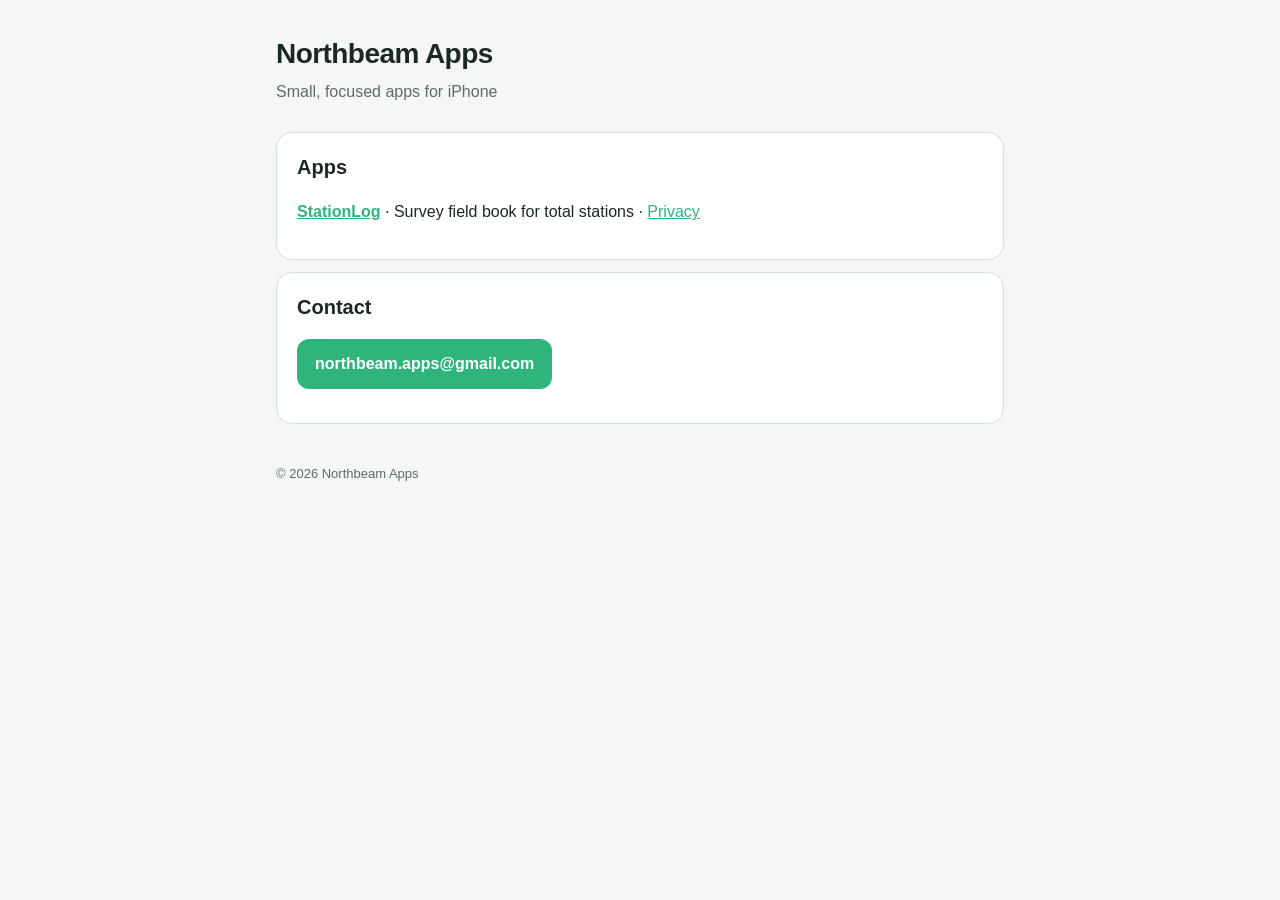
<file: index.html>
<!doctype html>
<html lang="en"><head><meta charset="utf-8"><meta name="viewport" content="width=device-width,initial-scale=1">
<title>Northbeam Apps</title><meta name="description" content="Northbeam Apps: small, focused apps for iPhone.">
<link rel="stylesheet" href="stationlog/style.css"></head>
<body><main>
<header><div><h1>Northbeam Apps</h1><p class="sub">Small, focused apps for iPhone</p></div></header>
<div class="card"><h2 style="margin-top:0">Apps</h2>
<p><a href="stationlog/"><b>StationLog</b></a> · Survey field book for total stations · <a href="stationlog/privacy.html">Privacy</a></p></div>
<div class="card"><h2 style="margin-top:0">Contact</h2>
<p><a class="btn" href="mailto:northbeam.apps@gmail.com">northbeam.apps@gmail.com</a></p></div>
<footer>© 2026 Northbeam Apps</footer>
</main></body></html>
</file>
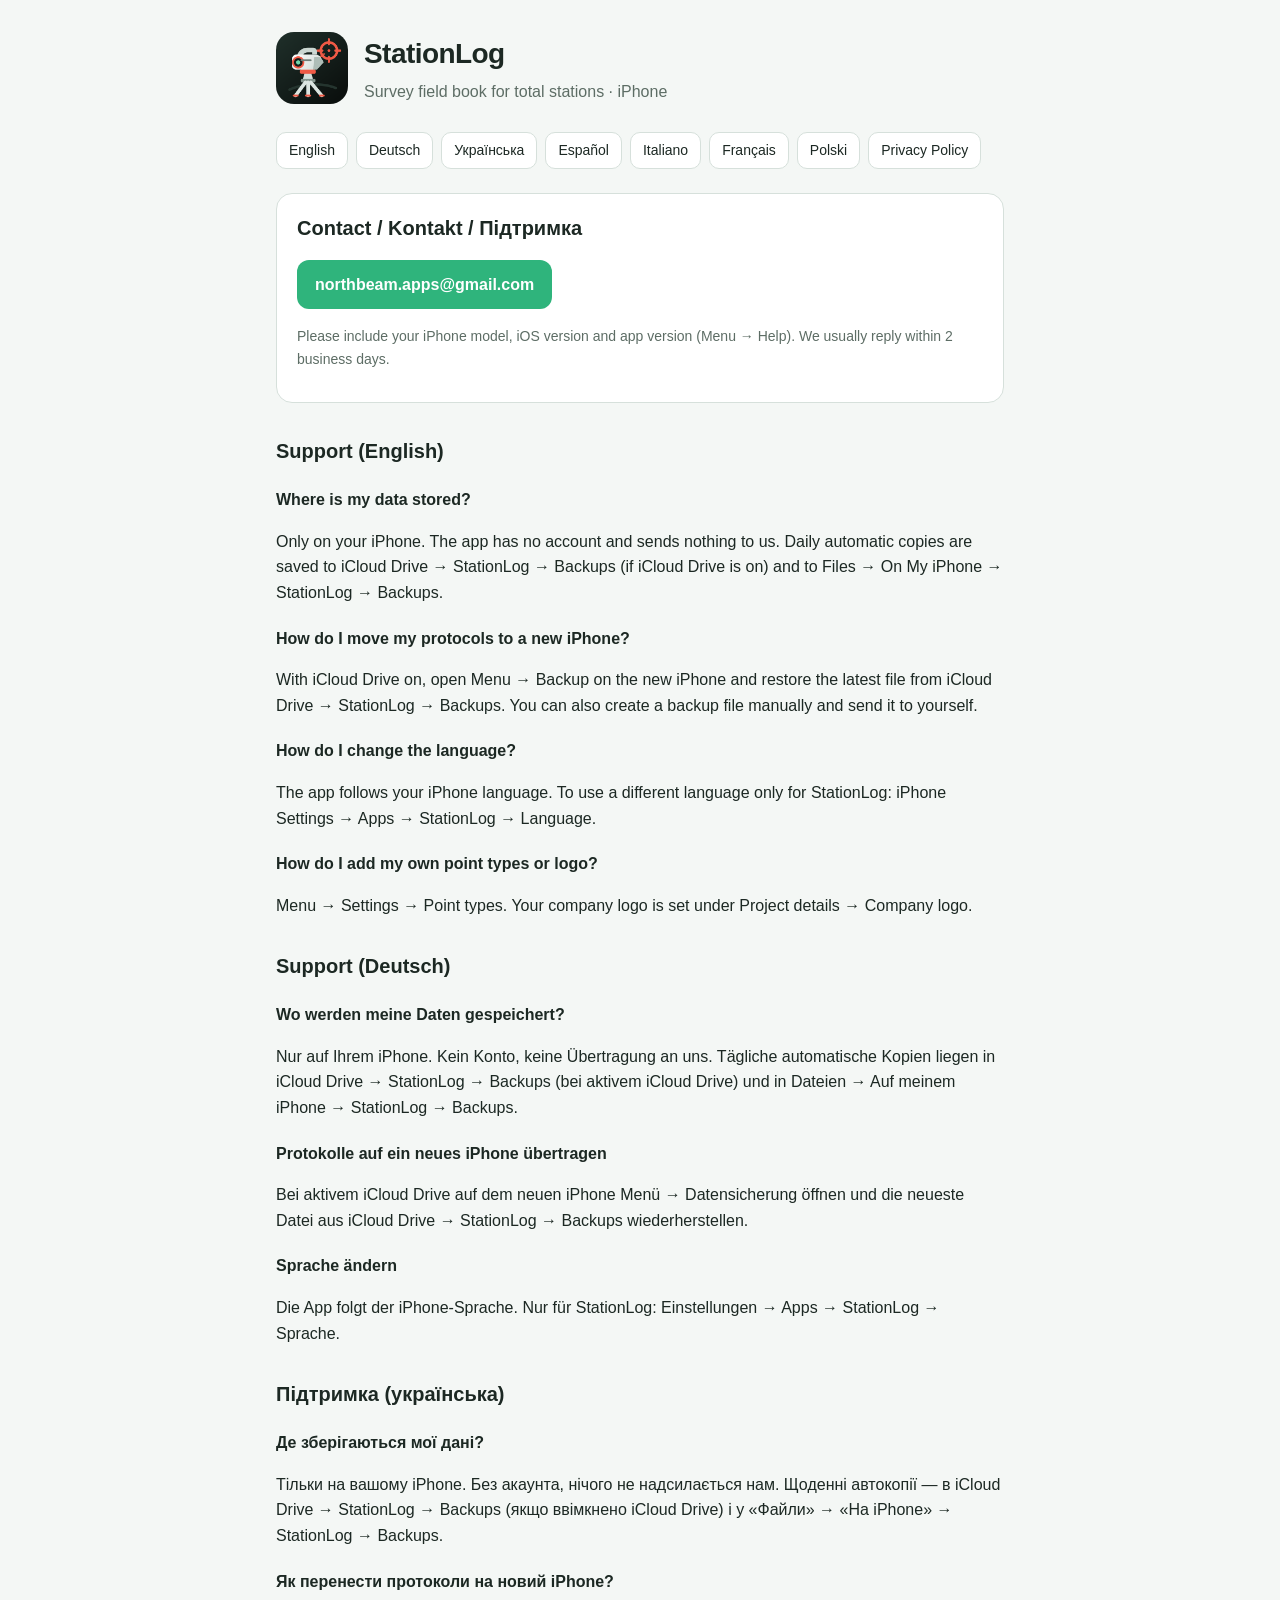
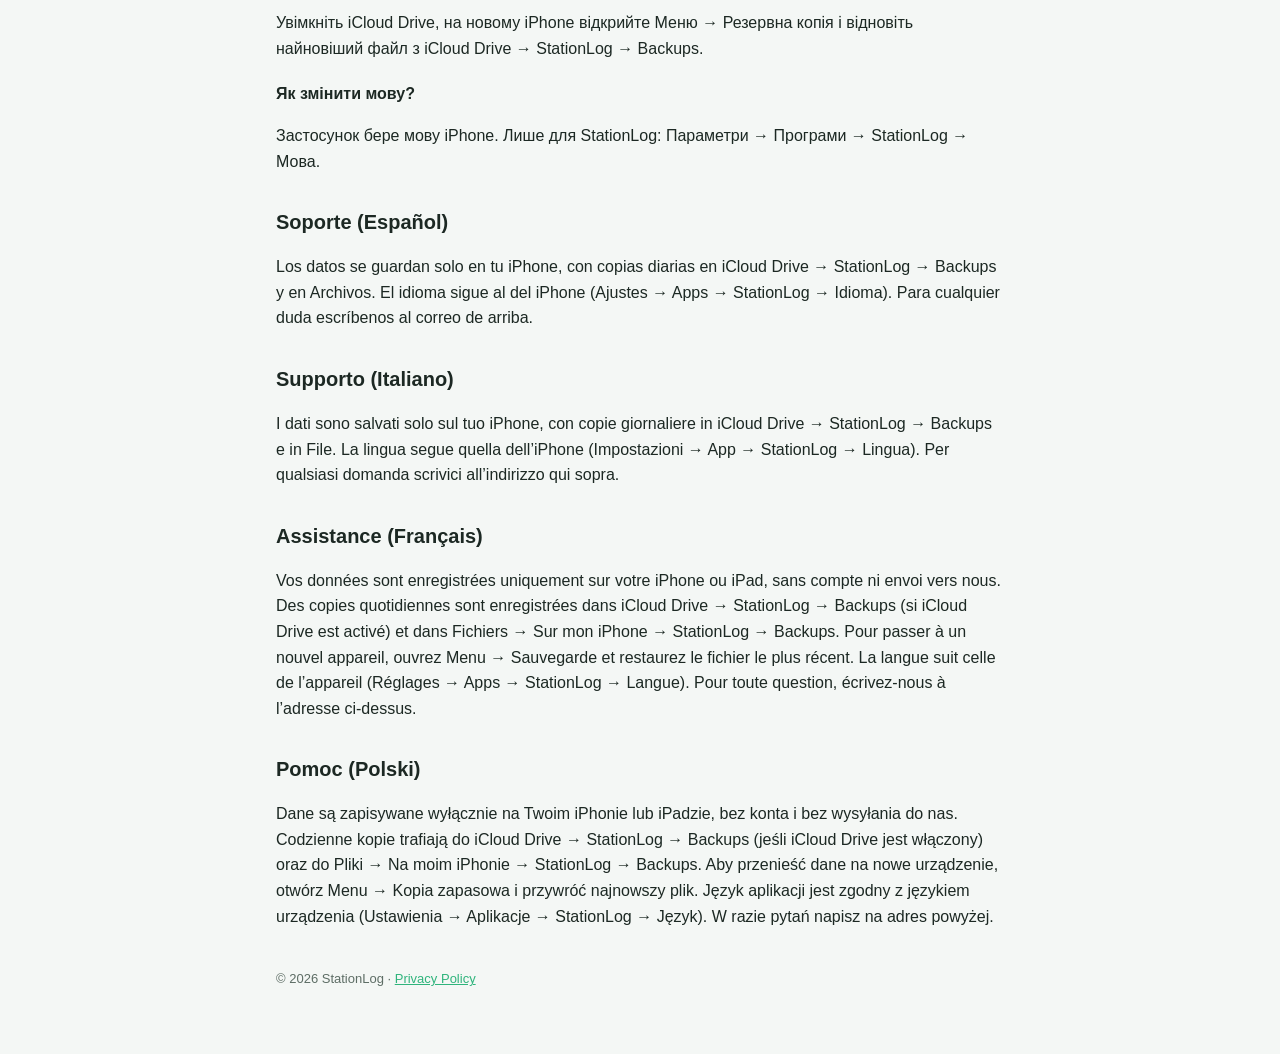
<file: stationlog/index.html>
<!doctype html>
<html lang="en"><head><meta charset="utf-8"><meta name="viewport" content="width=device-width,initial-scale=1">
<title>StationLog – Support</title><meta name="description" content="StationLog: digital field book for total station surveying. Support and contact.">
<link rel="icon" href="favicon.svg"><link rel="stylesheet" href="style.css"></head>
<body><main>
<header><img src="icon.png" alt=""><div><h1>StationLog</h1><p class="sub">Survey field book for total stations · iPhone</p></div></header>
<nav><a href="#en">English</a><a href="#de">Deutsch</a><a href="#uk">Українська</a><a href="#es">Español</a><a href="#it">Italiano</a><a href="#fr">Français</a><a href="#pl">Polski</a><a href="privacy.html">Privacy Policy</a></nav>

<div class="card"><h2 style="margin-top:0">Contact / Kontakt / Підтримка</h2>
<p><a class="btn" href="mailto:northbeam.apps@gmail.com?subject=StationLog%20support">northbeam.apps@gmail.com</a></p>
<p class="muted">Please include your iPhone model, iOS version and app version (Menu → Help). We usually reply within 2 business days.</p></div>

<section id="en"><h2>Support (English)</h2>
<h3>Where is my data stored?</h3><p>Only on your iPhone. The app has no account and sends nothing to us. Daily automatic copies are saved to iCloud Drive → StationLog → Backups (if iCloud Drive is on) and to Files → On My iPhone → StationLog → Backups.</p>
<h3>How do I move my protocols to a new iPhone?</h3><p>With iCloud Drive on, open Menu → Backup on the new iPhone and restore the latest file from iCloud Drive → StationLog → Backups. You can also create a backup file manually and send it to yourself.</p>
<h3>How do I change the language?</h3><p>The app follows your iPhone language. To use a different language only for StationLog: iPhone Settings → Apps → StationLog → Language.</p>
<h3>How do I add my own point types or logo?</h3><p>Menu → Settings → Point types. Your company logo is set under Project details → Company logo.</p></section>

<section id="de"><h2>Support (Deutsch)</h2>
<h3>Wo werden meine Daten gespeichert?</h3><p>Nur auf Ihrem iPhone. Kein Konto, keine Übertragung an uns. Tägliche automatische Kopien liegen in iCloud Drive → StationLog → Backups (bei aktivem iCloud Drive) und in Dateien → Auf meinem iPhone → StationLog → Backups.</p>
<h3>Protokolle auf ein neues iPhone übertragen</h3><p>Bei aktivem iCloud Drive auf dem neuen iPhone Menü → Datensicherung öffnen und die neueste Datei aus iCloud Drive → StationLog → Backups wiederherstellen.</p>
<h3>Sprache ändern</h3><p>Die App folgt der iPhone-Sprache. Nur für StationLog: Einstellungen → Apps → StationLog → Sprache.</p></section>

<section id="uk"><h2>Підтримка (українська)</h2>
<h3>Де зберігаються мої дані?</h3><p>Тільки на вашому iPhone. Без акаунта, нічого не надсилається нам. Щоденні автокопії — в iCloud Drive → StationLog → Backups (якщо ввімкнено iCloud Drive) і у «Файли» → «На iPhone» → StationLog → Backups.</p>
<h3>Як перенести протоколи на новий iPhone?</h3><p>Увімкніть iCloud Drive, на новому iPhone відкрийте Меню → Резервна копія і відновіть найновіший файл з iCloud Drive → StationLog → Backups.</p>
<h3>Як змінити мову?</h3><p>Застосунок бере мову iPhone. Лише для StationLog: Параметри → Програми → StationLog → Мова.</p></section>

<section id="es"><h2>Soporte (Español)</h2><p>Los datos se guardan solo en tu iPhone, con copias diarias en iCloud Drive → StationLog → Backups y en Archivos. El idioma sigue al del iPhone (Ajustes → Apps → StationLog → Idioma). Para cualquier duda escríbenos al correo de arriba.</p></section>
<section id="it"><h2>Supporto (Italiano)</h2><p>I dati sono salvati solo sul tuo iPhone, con copie giornaliere in iCloud Drive → StationLog → Backups e in File. La lingua segue quella dell’iPhone (Impostazioni → App → StationLog → Lingua). Per qualsiasi domanda scrivici all’indirizzo qui sopra.</p></section>

<section id="fr"><h2>Assistance (Français)</h2><p>Vos données sont enregistrées uniquement sur votre iPhone ou iPad, sans compte ni envoi vers nous. Des copies quotidiennes sont enregistrées dans iCloud Drive → StationLog → Backups (si iCloud Drive est activé) et dans Fichiers → Sur mon iPhone → StationLog → Backups. Pour passer à un nouvel appareil, ouvrez Menu → Sauvegarde et restaurez le fichier le plus récent. La langue suit celle de l’appareil (Réglages → Apps → StationLog → Langue). Pour toute question, écrivez-nous à l’adresse ci-dessus.</p></section>
<section id="pl"><h2>Pomoc (Polski)</h2><p>Dane są zapisywane wyłącznie na Twoim iPhonie lub iPadzie, bez konta i bez wysyłania do nas. Codzienne kopie trafiają do iCloud Drive → StationLog → Backups (jeśli iCloud Drive jest włączony) oraz do Pliki → Na moim iPhonie → StationLog → Backups. Aby przenieść dane na nowe urządzenie, otwórz Menu → Kopia zapasowa i przywróć najnowszy plik. Język aplikacji jest zgodny z językiem urządzenia (Ustawienia → Aplikacje → StationLog → Język). W razie pytań napisz na adres powyżej.</p></section>

<footer>© 2026 StationLog · <a href="privacy.html">Privacy Policy</a></footer>
</main></body></html>
</file>
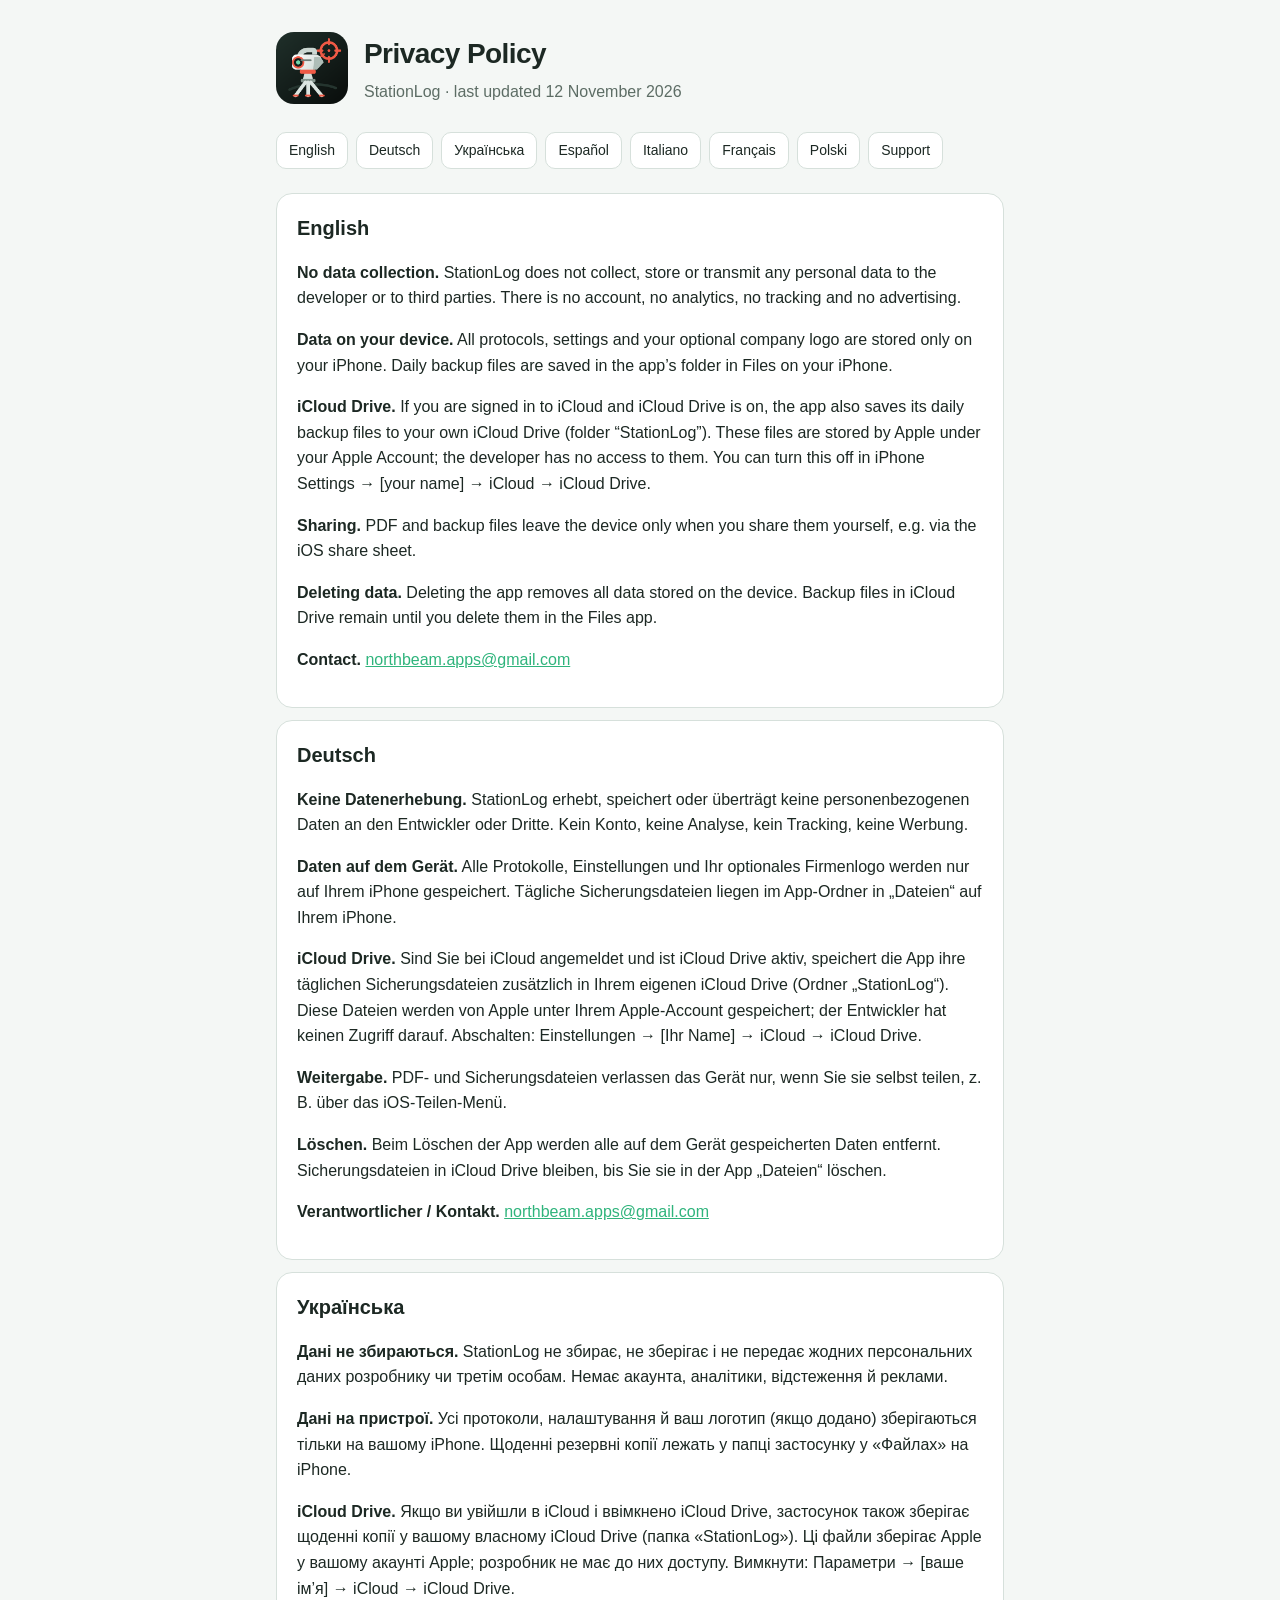
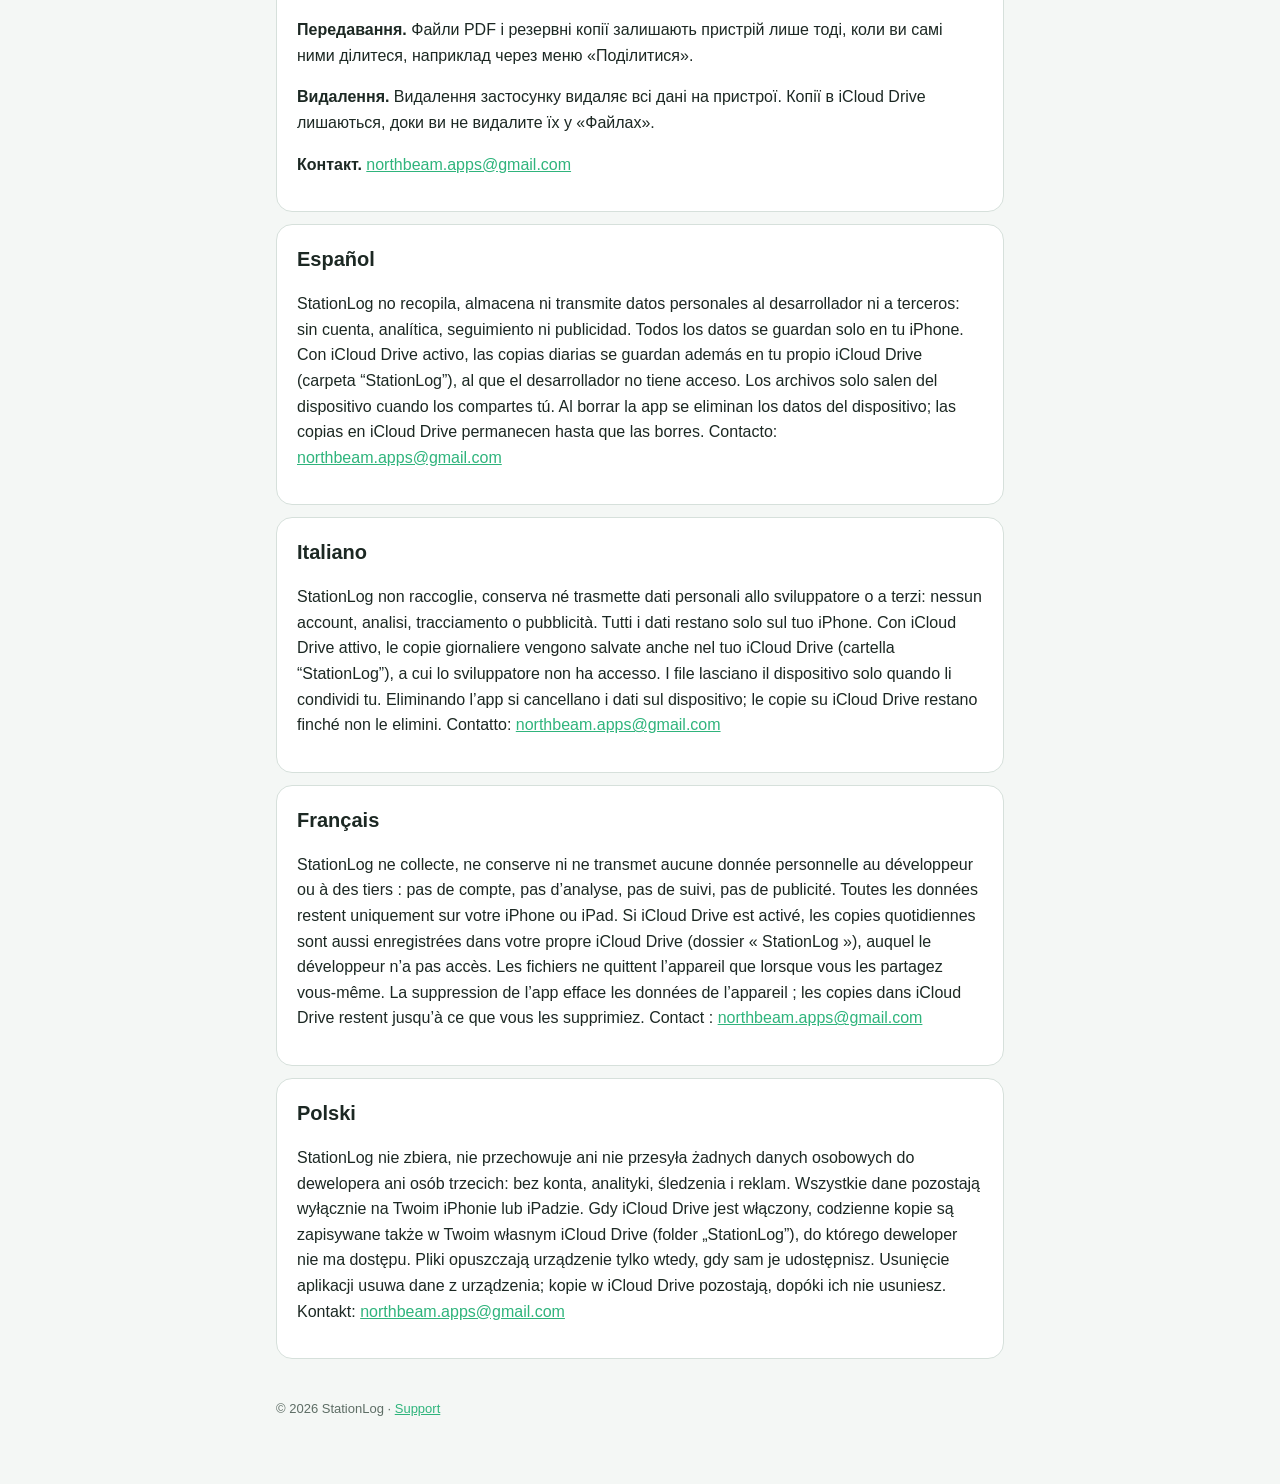
<file: stationlog/privacy.html>
<!doctype html>
<html lang="en"><head><meta charset="utf-8"><meta name="viewport" content="width=device-width,initial-scale=1">
<title>StationLog – Privacy Policy</title><link rel="icon" href="favicon.svg"><link rel="stylesheet" href="style.css"></head>
<body><main>
<header><img src="icon.png" alt=""><div><h1>Privacy Policy</h1><p class="sub">StationLog · last updated 12 November 2026</p></div></header>
<nav><a href="#en">English</a><a href="#de">Deutsch</a><a href="#uk">Українська</a><a href="#es">Español</a><a href="#it">Italiano</a><a href="#fr">Français</a><a href="#pl">Polski</a><a href="index.html">Support</a></nav>

<section id="en" class="card"><h2 style="margin-top:0">English</h2>
<p><b>No data collection.</b> StationLog does not collect, store or transmit any personal data to the developer or to third parties. There is no account, no analytics, no tracking and no advertising.</p>
<p><b>Data on your device.</b> All protocols, settings and your optional company logo are stored only on your iPhone. Daily backup files are saved in the app’s folder in Files on your iPhone.</p>
<p><b>iCloud Drive.</b> If you are signed in to iCloud and iCloud Drive is on, the app also saves its daily backup files to your own iCloud Drive (folder “StationLog”). These files are stored by Apple under your Apple Account; the developer has no access to them. You can turn this off in iPhone Settings → [your name] → iCloud → iCloud Drive.</p>
<p><b>Sharing.</b> PDF and backup files leave the device only when you share them yourself, e.g. via the iOS share sheet.</p>
<p><b>Deleting data.</b> Deleting the app removes all data stored on the device. Backup files in iCloud Drive remain until you delete them in the Files app.</p>
<p><b>Contact.</b> <a href="mailto:northbeam.apps@gmail.com">northbeam.apps@gmail.com</a></p></section>

<section id="de" class="card"><h2 style="margin-top:0">Deutsch</h2>
<p><b>Keine Datenerhebung.</b> StationLog erhebt, speichert oder überträgt keine personenbezogenen Daten an den Entwickler oder Dritte. Kein Konto, keine Analyse, kein Tracking, keine Werbung.</p>
<p><b>Daten auf dem Gerät.</b> Alle Protokolle, Einstellungen und Ihr optionales Firmenlogo werden nur auf Ihrem iPhone gespeichert. Tägliche Sicherungsdateien liegen im App-Ordner in „Dateien“ auf Ihrem iPhone.</p>
<p><b>iCloud Drive.</b> Sind Sie bei iCloud angemeldet und ist iCloud Drive aktiv, speichert die App ihre täglichen Sicherungsdateien zusätzlich in Ihrem eigenen iCloud Drive (Ordner „StationLog“). Diese Dateien werden von Apple unter Ihrem Apple-Account gespeichert; der Entwickler hat keinen Zugriff darauf. Abschalten: Einstellungen → [Ihr Name] → iCloud → iCloud Drive.</p>
<p><b>Weitergabe.</b> PDF- und Sicherungsdateien verlassen das Gerät nur, wenn Sie sie selbst teilen, z. B. über das iOS-Teilen-Menü.</p>
<p><b>Löschen.</b> Beim Löschen der App werden alle auf dem Gerät gespeicherten Daten entfernt. Sicherungsdateien in iCloud Drive bleiben, bis Sie sie in der App „Dateien“ löschen.</p>
<p><b>Verantwortlicher / Kontakt.</b> <a href="mailto:northbeam.apps@gmail.com">northbeam.apps@gmail.com</a></p></section>

<section id="uk" class="card"><h2 style="margin-top:0">Українська</h2>
<p><b>Дані не збираються.</b> StationLog не збирає, не зберігає і не передає жодних персональних даних розробнику чи третім особам. Немає акаунта, аналітики, відстеження й реклами.</p>
<p><b>Дані на пристрої.</b> Усі протоколи, налаштування й ваш логотип (якщо додано) зберігаються тільки на вашому iPhone. Щоденні резервні копії лежать у папці застосунку у «Файлах» на iPhone.</p>
<p><b>iCloud Drive.</b> Якщо ви увійшли в iCloud і ввімкнено iCloud Drive, застосунок також зберігає щоденні копії у вашому власному iCloud Drive (папка «StationLog»). Ці файли зберігає Apple у вашому акаунті Apple; розробник не має до них доступу. Вимкнути: Параметри → [ваше ім’я] → iCloud → iCloud Drive.</p>
<p><b>Передавання.</b> Файли PDF і резервні копії залишають пристрій лише тоді, коли ви самі ними ділитеся, наприклад через меню «Поділитися».</p>
<p><b>Видалення.</b> Видалення застосунку видаляє всі дані на пристрої. Копії в iCloud Drive лишаються, доки ви не видалите їх у «Файлах».</p>
<p><b>Контакт.</b> <a href="mailto:northbeam.apps@gmail.com">northbeam.apps@gmail.com</a></p></section>

<section id="es" class="card"><h2 style="margin-top:0">Español</h2>
<p>StationLog no recopila, almacena ni transmite datos personales al desarrollador ni a terceros: sin cuenta, analítica, seguimiento ni publicidad. Todos los datos se guardan solo en tu iPhone. Con iCloud Drive activo, las copias diarias se guardan además en tu propio iCloud Drive (carpeta “StationLog”), al que el desarrollador no tiene acceso. Los archivos solo salen del dispositivo cuando los compartes tú. Al borrar la app se eliminan los datos del dispositivo; las copias en iCloud Drive permanecen hasta que las borres. Contacto: <a href="mailto:northbeam.apps@gmail.com">northbeam.apps@gmail.com</a></p></section>

<section id="it" class="card"><h2 style="margin-top:0">Italiano</h2>
<p>StationLog non raccoglie, conserva né trasmette dati personali allo sviluppatore o a terzi: nessun account, analisi, tracciamento o pubblicità. Tutti i dati restano solo sul tuo iPhone. Con iCloud Drive attivo, le copie giornaliere vengono salvate anche nel tuo iCloud Drive (cartella “StationLog”), a cui lo sviluppatore non ha accesso. I file lasciano il dispositivo solo quando li condividi tu. Eliminando l’app si cancellano i dati sul dispositivo; le copie su iCloud Drive restano finché non le elimini. Contatto: <a href="mailto:northbeam.apps@gmail.com">northbeam.apps@gmail.com</a></p></section>

<section id="fr" class="card"><h2 style="margin-top:0">Français</h2>
<p>StationLog ne collecte, ne conserve ni ne transmet aucune donnée personnelle au développeur ou à des tiers : pas de compte, pas d’analyse, pas de suivi, pas de publicité. Toutes les données restent uniquement sur votre iPhone ou iPad. Si iCloud Drive est activé, les copies quotidiennes sont aussi enregistrées dans votre propre iCloud Drive (dossier « StationLog »), auquel le développeur n’a pas accès. Les fichiers ne quittent l’appareil que lorsque vous les partagez vous-même. La suppression de l’app efface les données de l’appareil ; les copies dans iCloud Drive restent jusqu’à ce que vous les supprimiez. Contact : <a href="mailto:northbeam.apps@gmail.com">northbeam.apps@gmail.com</a></p></section>

<section id="pl" class="card"><h2 style="margin-top:0">Polski</h2>
<p>StationLog nie zbiera, nie przechowuje ani nie przesyła żadnych danych osobowych do dewelopera ani osób trzecich: bez konta, analityki, śledzenia i reklam. Wszystkie dane pozostają wyłącznie na Twoim iPhonie lub iPadzie. Gdy iCloud Drive jest włączony, codzienne kopie są zapisywane także w Twoim własnym iCloud Drive (folder „StationLog”), do którego deweloper nie ma dostępu. Pliki opuszczają urządzenie tylko wtedy, gdy sam je udostępnisz. Usunięcie aplikacji usuwa dane z urządzenia; kopie w iCloud Drive pozostają, dopóki ich nie usuniesz. Kontakt: <a href="mailto:northbeam.apps@gmail.com">northbeam.apps@gmail.com</a></p></section>

<footer>© 2026 StationLog · <a href="index.html">Support</a></footer>
</main></body></html>
</file>
<file: stationlog/style.css>
:root{--bg:#0b100e;--card:#151d1a;--soft:#202a26;--ink:#f1f5f3;--muted:#aebbb5;--line:#2b3934;--green:#2fb47c;--orange:#f28c28}
@media (prefers-color-scheme: light){:root{--bg:#f4f7f5;--card:#fff;--soft:#edf3f0;--ink:#1c2823;--muted:#5d6d65;--line:#d6e0db}}
*{box-sizing:border-box}body{margin:0;background:var(--bg);color:var(--ink);font:16px/1.6 -apple-system,BlinkMacSystemFont,"Segoe UI",Roboto,sans-serif}
main{max-width:760px;margin:0 auto;padding:32px 16px 64px}
header{display:flex;align-items:center;gap:16px;margin-bottom:28px}header img{width:72px;height:72px;border-radius:18px}
h1{margin:0;font-size:28px;letter-spacing:-.02em}h2{margin:32px 0 8px;font-size:20px}h3{margin:20px 0 4px;font-size:16px}
.sub{margin:2px 0 0;color:var(--muted)}nav{display:flex;flex-wrap:wrap;gap:8px;margin:0 0 24px}
nav a{padding:6px 12px;border:1px solid var(--line);border-radius:10px;color:var(--ink);text-decoration:none;font-size:14px;background:var(--card)}
.card{padding:18px 20px;border:1px solid var(--line);border-radius:16px;background:var(--card);margin:12px 0}
.btn{display:inline-block;padding:12px 18px;border-radius:12px;background:var(--green);color:#fff;font-weight:700;text-decoration:none}
a{color:var(--green)}p,li{color:var(--ink)}.muted{color:var(--muted);font-size:14px}footer{margin-top:40px;color:var(--muted);font-size:13px}
</file>
